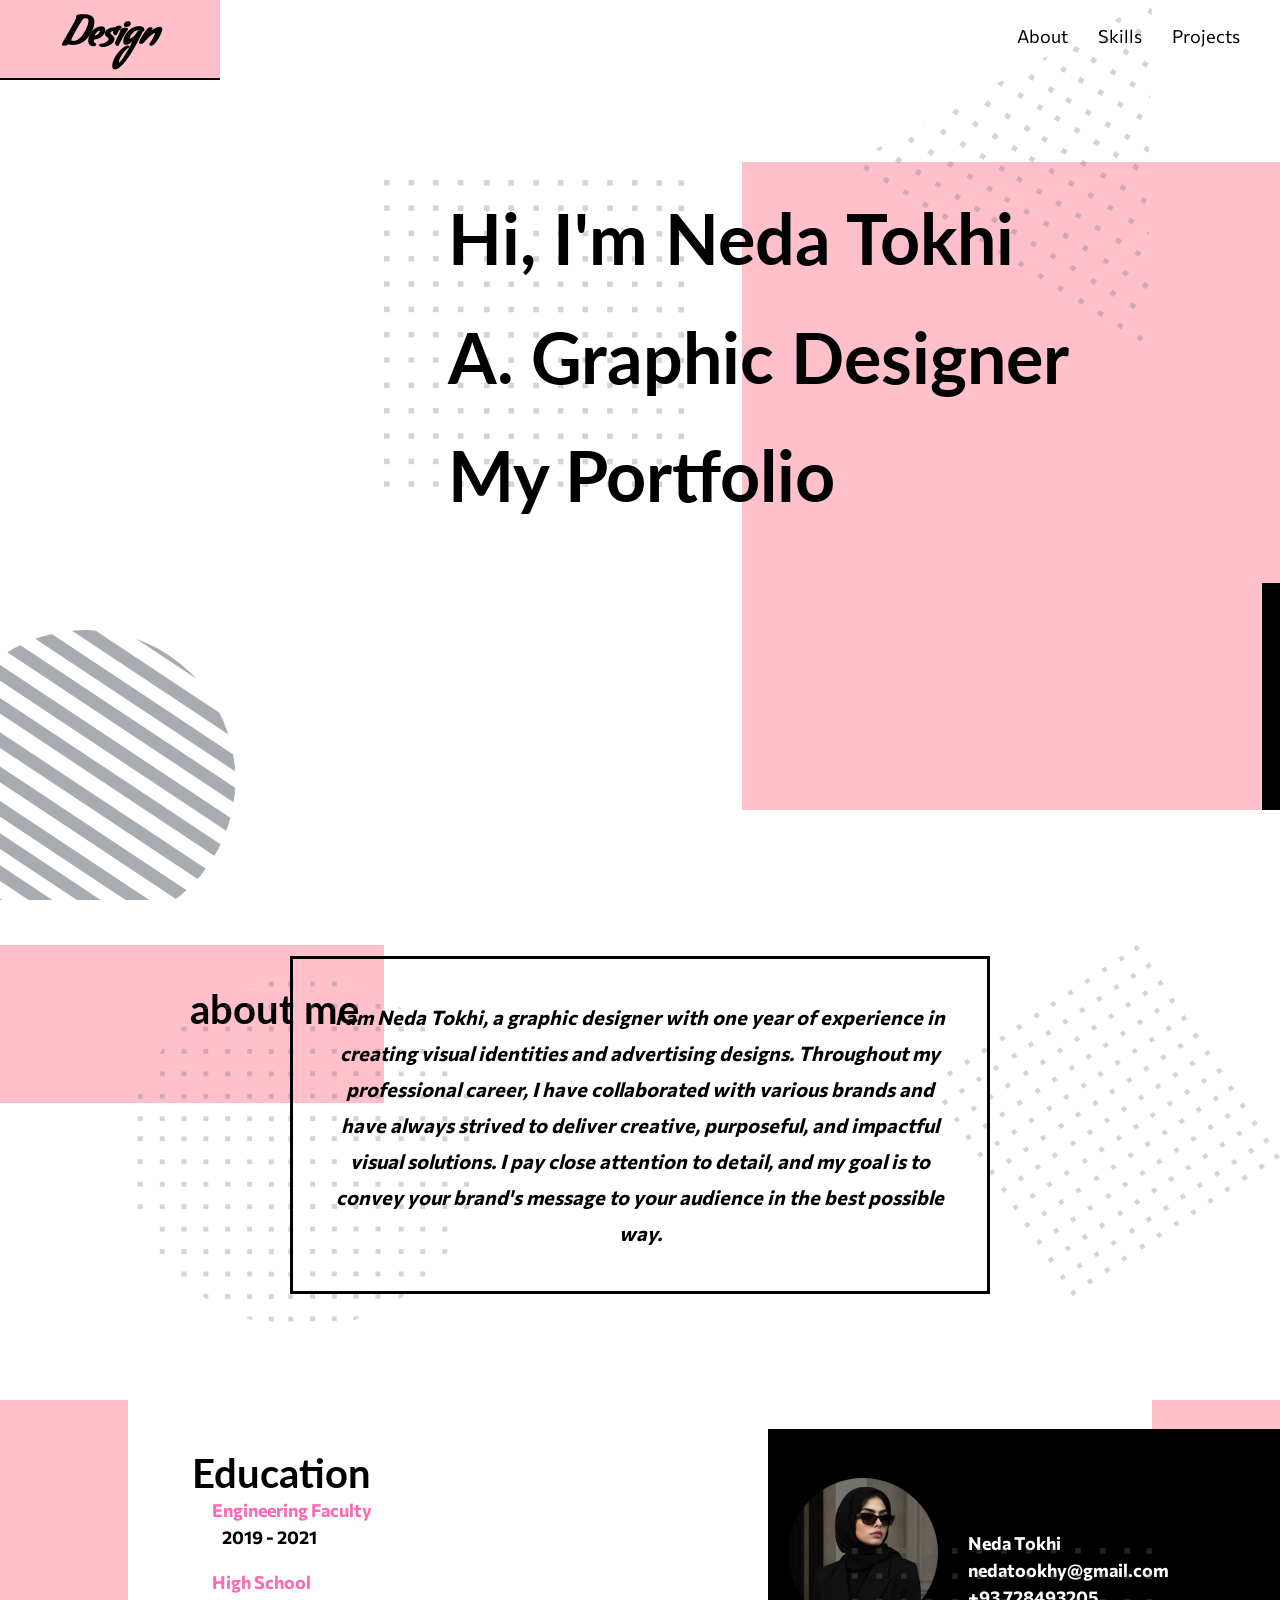
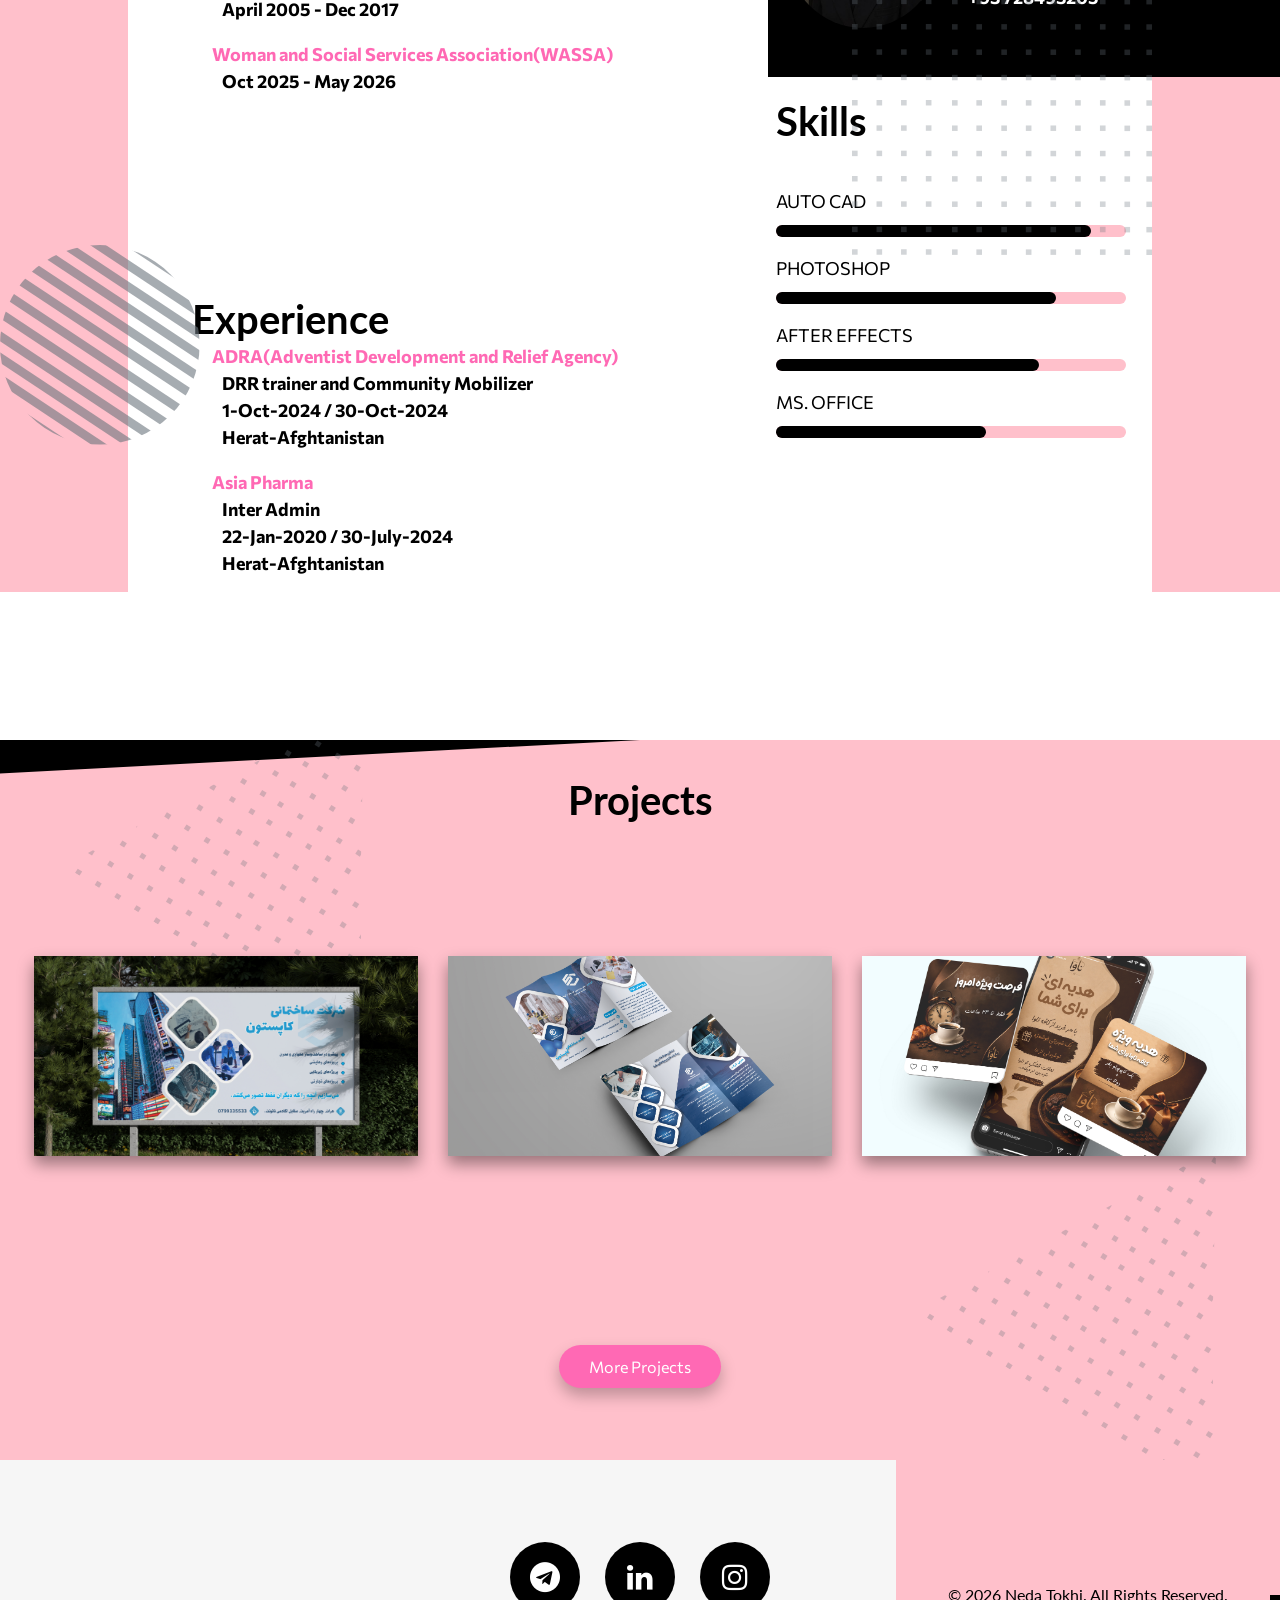
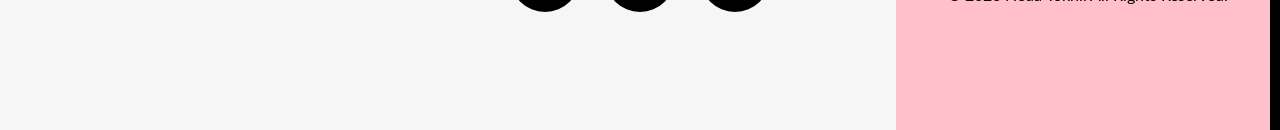
<file: index.html>
<!DOCTYPE html>
<html>
<head>
	<title>Web Design Portfolio</title>
	<link rel="stylesheet" type="text/css" href="styles.css">
	<link href="https://fonts.googleapis.com/css2?family=Commissioner:wght@300&family=Condiment&family=Lato:wght@900&display=swap" rel="stylesheet">
	<link rel="stylesheet" type="text/css" href="https://maxcdn.bootstrapcdn.com/font-awesome/4.7.0/css/font-awesome.min.css">
</head>
<body>
	<div class="loader">
		<div class="intro">
			<h3 class="intro-title">My Portfolio</h3>
		</div>
	</div>
    <section id="landingPage">
    	<div class="header">
    		<h3>Design</h3>
    		<div class="line"></div>
    	</div>
    	<div class="nav">
    		<ul>
    			<li class="li2"><a href="#about">About</a></li>
    			<li class="li2"><a href="#skills">Skills</a></li>
    			<li class="li2"><a href="#projects">Projects</a></li>
    		</ul>
    	</div>
    	<div class="sidebar">
    		<div class="strip"></div>
    	</div>
    	<div class="title">
	    	<h1>Hi, I'm Neda Tokhi</h1>
			<br>
	    	<h1>A. Graphic Designer</h1>
			<br>
	    	<h1>My Portfolio</h1>
	    </div>
	    	
	    <img class="svg2" src="square.svg" alt="">
	    <img class="svg4" src="dashed-circle.svg" alt="">
	    <img class="svg5" src="square-poly.svg" alt="">
    </section>
    <section id="about">
    	<div class="topbar">
    		<h3 class="about-title">about me</h3>
    	</div>
    	<div class="box">
    		<h4><i>I am Neda Tokhi, a graphic designer with one year of experience 
				in creating visual identities and advertising designs. Throughout my professional career,
				 I have collaborated with various brands and have always strived to deliver creative, purposeful,
				  and impactful visual solutions. I pay close attention to detail, 
				and my goal is to convey your brand's message to your audience in the best possible way.</i></h4>
    	</div>
    	<img class="svg1" src="circle.svg" alt="">
    	<img class="svg3" src="square-rl.svg" alt="">
    </section>
    <section id="skills">
    	<div class="sidebar3"></div>
    	<div class="sidebar4"></div>
    	<div class="strip3">
    		<img class="photo" src="photo.jpg">
    		<div class="bio">
				<br>
				<br>
	    		<h4 class="h4">Neda Tokhi</h4>
	    		<h4 class="h4 non">nedatookhy@gmail.com</h4>
	    		<h4 class="h4">+93 728493205</h4>
	    	</div>
    	</div>
    	<div class="education">
    		<h3 class="h3">Education</h3>
    		<h4 class="h4 imp">Engineering Faculty</h4>
    		<h4 class="h4 imp2">2019 - 2021</h4>
    		<br>
    		<h4 class="h4 imp">High School</h4>
    		<h4 class="h4 imp2">April 2005 - Dec 2017</h4>
			<br>
			<h4 class="h4 imp">Woman and Social Services Association(WASSA)</h4>
			<H4 class="h4 imp2">Oct 2025 - May 2026</H4>
    	</div>
    	<div class="experience">
    		<h3 class="h3">Experience</h3>
    		<h4 class="h4 imp">ADRA(Adventist Development and Relief Agency)</h4>
    		<h4 class="h4 imp2">DRR trainer and Community Mobilizer</h4>
    		<h4 class="h4 imp2">1-Oct-2024 / 30-Oct-2024</h4>
    		<h4 class="h4 imp2"><b>Herat-Afghtanistan</b></h4>
			<br>
			<h4 class="h4 imp">Asia Pharma</h4>
			<h4 class="h4 imp2">Inter Admin</h4>
			<h4 class="h4 imp2">22-Jan-2020 / 30-July-2024</h4>
    		<h4 class="h4 imp2"><b>Herat-Afghtanistan</b></h4>
    	</div>
    	<div class="skills-set">
    		<h3 class="h2">Skills</h3>
    		<ul class="ul">
	            <li class="html li">AUTO CAD</li>
	            <li class="css li">Photoshop</li>
	            <li class="js li">After Effects</li>
	            <li class="ng li">Ms. Office</li>
            </ul>
    	</div>
    	<img class="svg11" src="square.svg" alt="">
	    <img class="svg10" src="dashed-circle.svg" alt="">
    </section>
    <section id="projects">
    	<div class="cover"></div>
    	<h3 class="project-title">Projects</h3>
    	<div class="projects-container">
			<div class="project">
				<a href="#"><img class="pro-img" src="01.jpg"></a>
				
			</div>
			<div class="project">
				<a href="#"><img class="pro-img" src="05.jpg"></a>
				
			</div>
			<div class="project">
				<a href="#"><img class="pro-img" src="1118.jpg"></a>
				
			</div>
    	</div>
    	<a href="project.html" class="nav-btn pos2">More Projects</a>
		
    	<img class="svg8" src="square-poly.svg" alt="">
    	<img class="svg9" src="square-poly.svg" alt="">



    </section>
  
	
	
    <section id="footer">
    	
	    <div class="footer-social-icons">
	        <ul>
	        <li><a href="https://t.me/NeDa_33"><i class="fa fa-telegram" aria-hidden="true"></i></a></li>
	        <li><a href="https://www.linkedin.com/in/nedamehraban-tookhy-952b81400?utm_source=share_via&utm_content=profile&utm_medium=member_ios"><i class="fa fa-linkedin" aria-hidden="true"></i></a></li>
	        <li><a href="https://www.instagram.com/kadr.design.studio?igsh=MWRuanZpMm93eTg5NQ=="><i class="fa fa-instagram" aria-hidden="true"></i></a></li>
	        </ul>
			<br>
			<br>
	    </div>

    	<div class="sidebar2">
    		<p>© 2026 Neda Tokhi. All Rights Reserved.</p>
    		<div class="strip2"></div>
    	</div>
    </section>
</body>
</html>
</file>
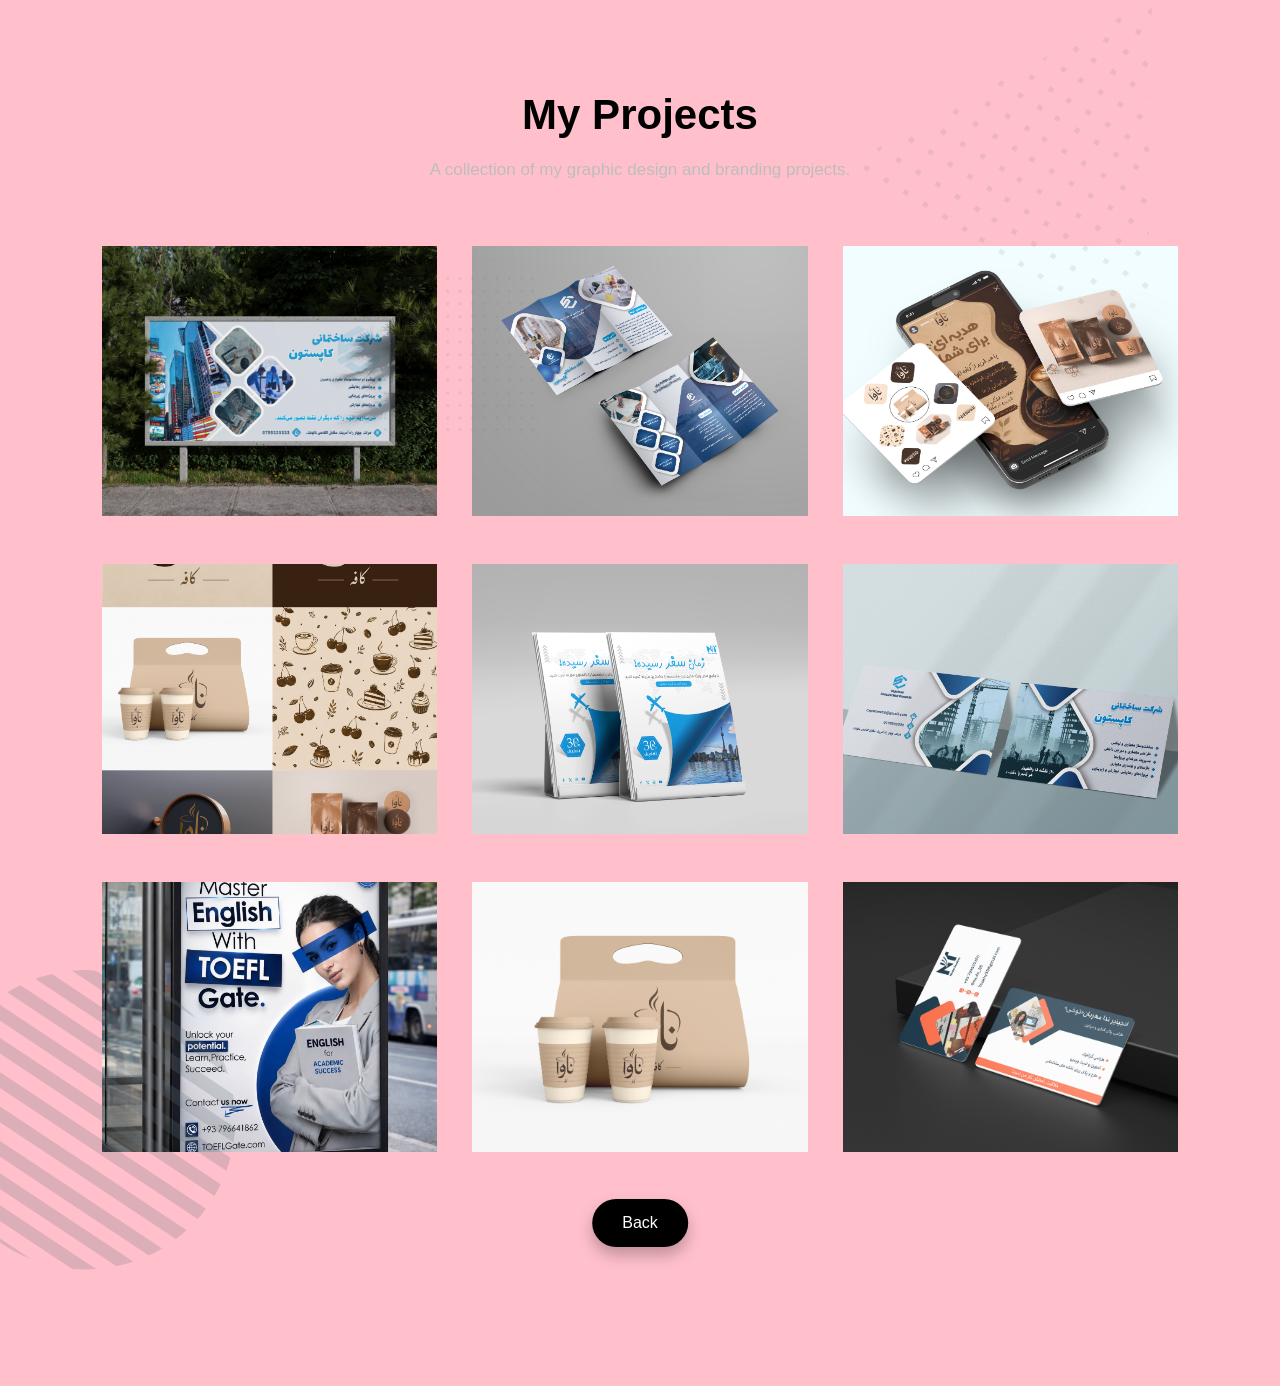
<file: project.html>
<!DOCTYPE html>
<html lang="en">
<head>
    <meta charset="UTF-8">
    <meta name="viewport" content="width=device-width, initial-scale=1.0">
    <title>Document</title>
    <!-- Bootstrap CSS -->
  <link href="https://cdn.jsdelivr.net/npm/bootstrap@5.3.2/dist/css/bootstrap.min.css" rel="stylesheet">

  <!-- Google Font -->
  <link href="https://fonts.googleapis.com/css2?family=Cinzel:wght@500;700&display=swap" rel="stylesheet">

  <link rel="stylesheet" href="styles.css">
</head>
<style>
	.projects{

width:100%;
padding:90px 8%;
background: pink;
}

.section-title{

text-align:center;
margin-bottom:60px;
}

.section-title h2{

color:#000000;
font-size:42px;
font-weight:700;
}

.section-title p{

color:#bdbdbd;
font-size:17px;
margin-top:15px;
}

.project-grid{

display:grid;
grid-template-columns:repeat(3,1fr);
gap:35px;
}

.project-card{


overflow:hidden;
transition:.4s;
}

.project-card:hover{

transform:translateY(-10px);
}

.project-card img{

width:100%;
height:270px;
object-fit:cover;
display:block;
}

.project-info{

padding:20px;
}

.project-info h3{

color:#fff;
margin-bottom:10px;
}

.project-info p{

color:#bdbdbd;
line-height:1.7;
}

/* Tablet */

@media(max-width:992px){

.project-grid{

grid-template-columns:repeat(2,1fr);

}

}

/* Mobile */

@media(max-width:768px){

.project-grid{

grid-template-columns:1fr;

}

.projects{

padding:60px 20px;

}

.section-title h2{

font-size:32px;

}

.project-card img{

height:240px;

}

}

.svg2{
	position:absolute;
	top:20%;
	left:30%;
	width:300px;
	height:auto;
	z-index:1;
	animation:svgTwo 4s ease-in-out infinite alternate;
  }
  .svg2,
	.svg4,
	.svg5{
	  width:150px;
	}

	 .svg1,
	.svg2,
	.svg3,
	.svg4,
	.svg5,
	.svg6,
	.svg7,
	.svg8,
	.svg9{
	  opacity:.4;
	}

	 .svg1,
  .svg2,
  .svg3,
  .svg4,
  .svg5,
  .svg6,
  .svg7,
  .svg8,
  .svg9,
  .svg10,
  .svg11{
	will-change:transform;
  } 

  /* .loader,
	.svg1,
	.svg2,
	.svg3,
	.svg4,
	.svg5,
	.svg6,
	.svg7,
	.svg8,
	.svg9,
	.svg10,
	.svg11{
	  display:none;
	} */

	.svg1,
  .svg2,
  .svg3,
  .svg4,
  .svg5,
  .svg6,
  .svg7,
  .svg8,
  .svg9,
  .svg10,
  .svg11{
	pointer-events:none;
  }  

  .svg4{
	position:absolute;
	top:70%;
	left:-5%;
	width:300px;
	height:auto;
	z-index:1;
	animation:svgFour 8s ease-in-out infinite alternate;
  }

  .svg5{
	position:absolute;
	top:0;
	right:10%;
	width:300px;
	height:auto;
	z-index:1;
	animation:svgFive 6s ease-in-out infinite alternate;
  }
</style>

<body >
	
	<div class="loader">
		<div class="intro">
			<h3 class="intro-title">My Projects</h3>
		</div>
	</div>
      
	<section class="projects">

		<div class="section-title">
			<h2>My Projects</h2>
			<p>A collection of my graphic design and branding projects.</p>
		</div>
	
		<div class="project-grid">
	
			<div class="project-card">
				<img src="01.jpg" alt="">
				
			</div>
	
			<div class="project-card">
				<img src="05.jpg" alt="">
				
			</div>
	
			<div class="project-card">
				<img src="1119.jpg" alt="">
				
			</div>
			
		</div>
	<br>
	<br>

		<div class="project-grid">
	
			<div class="project-card">
				<img src="e-01.jpg" alt="">
				
			</div>
	
			<div class="project-card">
				<img src="air plan mock up.jpg" alt="">
				
			</div>
	
			<div class="project-card">
				<img src="Business Card.jpg" alt="">
				
			</div>
			 
		</div>

		<br>
		<br>
		<div class="project-grid">
	
			<div class="project-card">
				<img src="gg.jpg" alt="">
				
			</div>
	
			<div class="project-card">
				<img src="M003T125_Coffee_Cup_Holder_05.jpg" alt="">
				
			</div>
	
			<div class="project-card">
				<img src="PSD_05.jpg" alt="">
				
			</div>
			
		</div>
		
	<br>
	<br>
	<br>
	<br>
	<br>
	<br>
		<a href="index.html" class="nav-btn1 pos2">Back</a>
		
		<img class="svg2" src="square.svg" alt="">
		<img class="svg4" src="dashed-circle.svg" alt="">
		<img class="svg5" src="square-poly.svg" alt="">
		
	</section>
       
	
    
        <!-- Bootstrap JS -->
  <script src="https://cdn.jsdelivr.net/npm/bootstrap@5.3.2/dist/js/bootstrap.bundle.min.js"></script>

</body>
</html>
</file>
<file: styles.css>
body{
	margin: 0;
	padding: 0;
	box-sizing: border-box;
	overflow-x: hidden;
	background: #fff;
  }
  
  *,
  *::before,
  *::after{
	box-sizing: inherit;
  }
  
  html{
	scroll-behavior: smooth;
  }
  
  h1{
	font-size: clamp(42px, 6vw, 70px);
	font-family: "Lato", sans-serif;
	line-height: 1.15;
	margin: 0;
  }
  
  h2{
	font-size: clamp(20px, 3vw, 28px);
	font-family: "Commissioner", sans-serif;
	margin: 0;
  }
  
  h3{
	font-size: clamp(28px, 5vw, 40px);
	font-family: "Condiment", cursive;
	line-height: 1.2;
	margin: 0;
  }
  
  h4{
	font-size: clamp(16px, 2vw, 20px);
	font-family: "Commissioner", sans-serif;
	line-height: 1.8;
	margin: 0;
  }
  
  p{
	font-family: "Lato", sans-serif;
	line-height: 1.8;
	margin: 0;
  }
  
  img{
	max-width: 100%;
	display: block;
  }
  
  a{
	color: #000;
	text-decoration: none;
	transition: .3s;
  }
  
  ul{
	margin: 0;
	padding: 0;
	list-style: none;
  }
  
  .about-title{
	font-family: "Lato", sans-serif;
	float: right;
	padding: 40px 25px;
  }
  
  .project-title{
	font-family: "Lato", sans-serif;
	position: absolute;
	top: 5%;
	left: 50%;
	transform: translateX(-50%);
  }
  
  .contact-title{
	font-family: "Lato", sans-serif;
  }
  
  .contact-tagline{
	font-family: "Lato", sans-serif;
	color: hotpink;
  }
 /* ===========================
	 PRELOADER
  =========================== */
  
  .loader{
	position: fixed;
	inset: 0;
	width: 100%;
	height: 100vh;
	background: pink;
	display: flex;
	justify-content: center;
	align-items: center;
	z-index: 9999;
	overflow: hidden;
	animation: loader 2s ease 2s forwards;
  }
  
  .loader .intro{
	text-align: center;
  }
  
  .loader .intro h3{
	font-size: clamp(50px, 8vw, 120px);
	color: #000;
	line-height: 1.2;
  }
  
  @keyframes loader{
	0%{
	  opacity:1;
	  visibility:visible;
	}
  
	90%{
	  opacity:0;
	}
  
	100%{
	  opacity:0;
	  visibility:hidden;
	  z-index:-999;
	}
  }
  
  /* ===========================
	 LANDING PAGE
  =========================== */
  
  #landingPage{
	width:100%;
	min-height:100vh;
	position:relative;
	overflow:hidden;
	display:flex;
	justify-content:center;
	align-items:center;
  }
  
  .header{
	position:absolute;
	top:0;
	left:0;
	width:220px;
	height:80px;
	background:pink;
	display:flex;
	justify-content:center;
	align-items:center;
  }
  
  .line{
	position:absolute;
	bottom:0;
	left:0;
	width:100%;
	height:2px;
	background:#000;
  }
  
  .nav{
	position:absolute;
	top:25px;
	right:40px;
  }
  
  .nav ul{
	display:flex;
	gap:30px;
  }
  
  .nav li{
	display:block;
  }
  
  .nav li a{
	font-family:"Commissioner",sans-serif;
	font-size:18px;
	color:#000;
	transition:.3s;
  }
  
  .nav li a:hover{
	color:hotpink;
  }
  
  .nav-btn{
	display:inline-block;
	padding:12px 30px;
	background:hotpink;
	color:#fff;
	border-radius:30px;
	font-family:"Commissioner",sans-serif;
	box-shadow:0 8px 15px rgba(0,0,0,.25);
	transition:.3s;
  }
  
  .nav-btn1:hover{
	background:rgb(0, 0, 0);
	color:#fff;
  }

  .nav-btn1{
	display:inline-block;
	padding:12px 30px;
	background:rgb(0, 0, 0);
	color:#fff;
	border-radius:30px;
	font-family:"Commissioner",sans-serif;
	box-shadow:0 8px 15px rgba(0,0,0,.25);
	transition:.3s;
  }
  
  .nav-btn1:hover{
	background:rgb(0, 0, 0);
	color:#fff;
  }
  
  .title{
	position:absolute;
	top:22%;
	left:12%;
	max-width:650px;
	z-index:2;
  }
  
  .title h1{
	margin-bottom:20px;
  }
  
  .sidebar{
	position:absolute;
	right:0;
	top:18%;
	width:42%;
	height:72%;
	background:pink;
  }
  
  .strip{
	position:absolute;
	right:0;
	bottom:0;
	width:18px;
	height:35%;
	background:#000;
  }
  /* ===========================
	 LANDING SHAPES
  =========================== */
  
  .svg2{
	position:absolute;
	top:20%;
	left:30%;
	width:300px;
	height:auto;
	z-index:1;
	animation:svgTwo 4s ease-in-out infinite alternate;
  }
  
  @keyframes svgTwo{
	from{
	  transform:translateY(0);
	}
	to{
	  transform:translateY(40px);
	}
  }
  
  
  .svg4{
	position:absolute;
	top:70%;
	left:-5%;
	width:300px;
	height:auto;
	z-index:1;
	animation:svgFour 8s ease-in-out infinite alternate;
  }
  
  @keyframes svgFour{
	from{
	  transform:translateY(0);
	}
	to{
	  transform:translateY(-170px);
	}
  }
  
  
  .svg5{
	position:absolute;
	top:0;
	right:10%;
	width:300px;
	height:auto;
	z-index:1;
	animation:svgFive 6s ease-in-out infinite alternate;
  }
  
  @keyframes svgFive{
	from{
	  transform:rotate(0deg);
	}
	to{
	  transform:translateY(-100px) rotate(90deg);
	}
  }
  
  
  /* ===========================
	 ABOUT SECTION
  =========================== */
  
  #about{
	width:100%;
	min-height:50vh;
	position:relative;
	display:flex;
	justify-content:center;
	align-items:center;
	overflow:hidden;
  }
  
  .topbar{
	position:absolute;
	top:10%;
	left:0;
	width:30%;
	height:35%;
	background:pink;
  }
  
  .box{
	width:55%;
	min-height:300px;
	border:3px solid #000;
	padding:40px;
	display:flex;
	align-items:center;
	justify-content:center;
	z-index:2;
  }
  
  .box h4{
	text-align:center;
  }
  
  
  .svg1{
	position:absolute;
	left:10%;
	bottom:5%;
	width:350px;
	animation:svgOne 8s ease-in-out infinite alternate;
  }
  
  @keyframes svgOne{
	from{
	  transform:translateY(0);
	}
	to{
	  transform:translateY(-200px);
	}
  }
  
  
  .svg3{
	position:absolute;
	right:0;
	top:10%;
	width:350px;
	animation:svgThree 5s ease-in-out infinite alternate;
  }
  
  @keyframes svgThree{
	from{
	  transform:translateY(0);
	}
	to{
	  transform:translateY(200px);
	}
  }
  
  @media (max-width: 768px) {

    .about{
        width: 100%;
        padding: 40px 20px;
    }

    .about-box{
        width: 90%;
        max-height: 100%;
        margin: 0 auto;
        padding: 20px;
    }

    .about-box p{
        font-size: 26px;
        line-height: 1.8;
        text-align: center;
    }

}
  /* ===========================
	 SKILLS SECTION
  =========================== */
  
  #skills{
	width:100%;
	min-height:110vh;
	position:relative;
	overflow:hidden;
  }
  
  
  .sidebar3{
	position:absolute;
	right:0;
	top:5%;
	width:10%;
	height:80%;
	background:pink;
  }
  
  
  .sidebar4{
	position:absolute;
	left:0;
	top:5%;
	width:10%;
	height:80%;
	background:pink;
  }
  
  
  .strip3{
	position:absolute;
	top:8%;
	right:0;
	width:40%;
	height:25%;
	background:#000;
	display:flex;
	align-items:center;
	padding:20px;
  }
  
  
  .photo{
	width:150px;
	height:150px;
	object-fit:cover;
	border-radius:50%;
  }
  
  
  .bio{
	color:white;
	margin-left:30px;
  }
  
  
  .education{
	width:40%;
	position:absolute;
	top:10%;
	left:15%;
  }
  
  
  .experience{
	width:40%;
	position:absolute;
	top:55%;
	left:15%;
  }
  
  
  .h3{
	font-family:"Lato",sans-serif;
	line-height:1.2;
  }
  
  
  .h4{
	font-size:18px;
	padding:0;
	line-height:1.5;
  }
  
  
  .imp{
	color:hotpink;
	padding-left:20px;
  }
  
  
  .imp2{
	padding-left:30px;
  }
   /* ===========================
	 SKILLS LIST
  =========================== */
  
  .skills-set{
	width:350px;
	position:absolute;
	top:35%;
	right:12%;
  }
  
  
  .h2{
	font-family:"Lato",sans-serif;
	font-size:40px;
	margin-bottom:40px;
  }
  
  
  .ul{
	padding:0;
  }
  
  
  .li{
	position:relative;
	display:block;
	margin:45px 0;
	font-family:"Commissioner",sans-serif;
	font-size:18px;
	text-transform:uppercase;
  }
  
  
  .li:before{
	content:"";
	position:absolute;
	left:0;
	top:35px;
	width:100%;
	height:12px;
	background:pink;
	border-radius:20px;
  }
  
  
  .li:after{
	content:"";
	position:absolute;
	left:0;
	top:35px;
	height:12px;
	background:#000;
	border-radius:20px;
  }
  
  
  .li.html:after{
	width:90%;
  }
  
  
  .li.css:after{
	width:80%;
  }
  
  
  .li.js:after{
	width:75%;
  }
  
  
  .li.ng:after{
	width:60%;
  }
  
  
  
  .svg10{
	position:absolute;
	left:0;
	top:50%;
	width:200px;
	animation:svgTen 7s infinite alternate;
  }
  
  
  @keyframes svgTen{
	from{
	  transform:rotate(0);
	}
  
	to{
	  transform:translateY(-200px) rotate(360deg);
	}
  }
  
  
  .svg11{
	position:absolute;
	right:10%;
	top:20%;
	width:300px;
	animation:svgElven 5s infinite alternate;
  }
  
  
  @keyframes svgElven{
	from{
	  transform:translateY(0);
	}
  
	to{
	  transform:translateY(300px);
	}
  }
  
  
  /* ===========================
	 PROJECTS
  =========================== */
  
  #projects{
	width:100%;
	min-height:80vh;
	background:#000;
	position:relative;
	text-align:center;
	overflow:hidden;
	height: 80vh;
  }
  
  
  .cover{
	width:100%;
	height:1350px;
	background:pink;
	transform:skewY(-3deg);
  }
  
  
  .projects-container{
	position:absolute;
	top:30%;
	left:0;
	width:100%;
	display:flex;
	justify-content:center;
	gap:30px;
	z-index:2;
  }
  
  
  .project{
	width:30%;
  }
  
  
  .pro-img{
	width:100%;
	max-width:400px;
	height:200px;
	object-fit:cover;
	box-shadow:0 8px 15px rgba(0,0,0,.4);
  }
  
  
  .pos2{
	position:absolute;
	bottom:10%;
	left:50%;
	transform:translateX(-50%);
  }
  
  
  
  .svg8{
	position:absolute;
	top:-5%;
	left:5%;
	width:300px;
	animation:svgEight 10s infinite alternate;
  }
  
  
  @keyframes svgEight{
	from{
	  transform:rotate(0);
	}
  
	to{
	  transform:translateX(700px) rotate(360deg);
	}
  }
  
  
  .svg9{
	position:absolute;
	bottom:-5%;
	right:5%;
	width:300px;
	animation:svgNine 10s infinite alternate;
  }
  
  
  @keyframes svgNine{
	from{
	  transform:rotate(0);
	}
  
	to{
	  transform:translateX(-700px) rotate(-360deg);
	}
  }
  /* ===========================
	 CONTACT SECTION
  =========================== */
  
  #contacts{
	width:100%;
	min-height:60vh;
	position:relative;
	display:flex;
	justify-content:center;
	align-items:center;
	overflow:hidden;
  }
  
  
  .contact-me{
	width:50%;
	text-align:center;
  }
  
  
  .contact-me p{
	font-size:18px;
  }
  
  
  .svg6{
	position:absolute;
	left:5%;
	top:35%;
	width:300px;
	animation:svgSix 10s infinite alternate;
  }
  
  
  @keyframes svgSix{
	from{
	  transform:translate(0) rotate(0deg);
	}
  
	to{
	  transform:translate(150px,-100px) rotate(360deg);
	}
  }
  
  
  .svg7{
	position:absolute;
	right:3%;
	top:0;
	width:300px;
	animation:svgSeven 8s infinite alternate;
  }
  
  
  @keyframes svgSeven{
	from{
	  transform:translate(0) rotate(0deg);
	}
  
	to{
	  transform:translate(-250px,100px) rotate(-360deg);
	}
  }
  
  
  
  /* ===========================
	 FOOTER
  =========================== */
  
  
  #footer{
	width:100%;
	min-height:30vh;
	background:#f6f6f6;
	position:relative;
	display:flex;
	justify-content:center;
	align-items:center;
  }
  
  
  .footer-social-icons ul{
	display:flex;
	gap:25px;
  }
  
  
  .footer-social-icons ul li a{
	width:70px;
	height:70px;
	display:flex;
	justify-content:center;
	align-items:center;
	background:#000;
	color:#fff;
	border-radius:50%;
	font-size:30px;
	transition:.3s;
  }
  
  
  .footer-social-icons ul li a:hover{
	background:hotpink;
	transform:translateY(-10px);
  }
  
  
  .sidebar2{
	width:30%;
	height:100%;
	position:absolute;
	right:0;
	top:0;
	background:pink;
	display:flex;
	justify-content:center;
	align-items:center;
  }
  
  
  .sidebar2 p{
	padding:0;
	text-align:center;
	font-size:16px;
  }
  
  
  .strip2{
	position:absolute;
	right:0;
	bottom:0;
	width:10px;
	height:50%;
	background:#000;
  }
  
  
  
  /* ===========================
	 RESPONSIVE MOBILE
  =========================== */
  
  
  @media(max-width:1020px){
  
	#landingPage{
	  min-height:900px;
	}
  
  
	.header{
	  width:150px;
	  height:60px;
	}
  
  
	.nav{
	  display:none;
	}
  
  
	.title{
	  position:relative;
	  top:auto;
	  left:auto;
	  padding:150px 25px 0;
	  text-align:center;
	  max-width:100%;
	}
  
  
	.title h1{
	  font-size:40px;
	  margin-bottom:20px;
	}
  
  
	.sidebar{
	  width:80%;
	  height:40%;
	  top:auto;
	  bottom:0;
	}
  
  
	.svg2,
	.svg4,
	.svg5{
	  width:150px;
	}
  
  
  
	/* ABOUT */
  
	#about{
	  padding:50px 20px;
	}
  
  
	.topbar{
	  width:70%;
	  height:150px;
	}
  
  
	.box{
	  width:90%;
	  min-height:auto;
	  padding:25px;
	}
  
  
	.box h4{
	  font-size:22px;
	}
  
  
  
	/* SKILLS */
  
	#skills{
	  min-height:1600px;
	}
  
  
	.strip3{
	  position:relative;
	  width:100%;
	  height:auto;
	  top:0;
	  padding:20px;
	}
  
  
	.photo{
	  width:100px;
	  height:100px;
	}
  
  
	.bio{
	  margin-left:15px;
	}
  
  
	.education,
	.experience{
	  position:relative;
	  width:90%;
	  top:auto;
	  left:auto;
	  margin:50px auto;
	}
  
  
	.skills-set{
	  position:relative;
	  width:85%;
	  top:auto;
	  right:auto;
	  margin:50px auto;
	}
  
  
	.h2{
	  font-size:35px;
	}
  
  
	.li{
	  font-size:16px;
	}
  
  
  
	/* PROJECTS */
  
	#projects{
	  min-height:1200px;
	}
  
  
	.projects-container{
	  top:20%;
	  flex-direction:column;
	  align-items:center;
	}
  
  
	.project{
	  width:90%;
	  margin-bottom:30px;
	}
  
  
	.pro-img{
	  width:100%;
	  height:auto;
	}
  
  
	.project-title{
	  font-size:35px;
	}
  
  
	.pos2{
	  bottom:5%;
	}
  
  
  
	/* FOOTER */
  
  
	.footer-social-icons ul{
	  gap:10px;
	}
  
  
	.footer-social-icons ul li a{
	  width:55px;
	  height:55px;
	  font-size:22px;
	}
  
  
	.sidebar2{
	  width:100%;
	  height:60px;
	  top:auto;
	  bottom:0;
	}
  
  }
 /* ===========================
	 SMALL MOBILE DEVICES
  =========================== */
  
  @media(max-width:600px){
  
	body{
	  overflow-x:hidden;
	}
  
  
	h1{
	  font-size:34px;
	  line-height:1.3;
	}
  
  
	h3{
	  font-size:28px;
	}
  
  
	h4{
	  font-size:15px;
	  line-height:1.7;
	}
  
  
	/* HEADER */
  
	.header{
	  width:120px;
	  height:55px;
	}
  
  
	.header h3{
	  font-size:25px;
	}
  
  
	/* LANDING */
  
	#landingPage{
	  min-height:750px;
	}
  
  
	.title{
	  padding:120px 20px 0;
	}
  
  
	.title h1{
	  text-align:center;
	  font-size:32px;
	}
  
  
	.sidebar{
	  width:85%;
	  height:35%;
	}
  
  
	.strip{
	  width:12px;
	}
  
  
  
	/* ABOUT */
  
	#about{
	  min-height:700px;
	}
  
  
	.about-title{
	  padding:20px;
	  font-size:25px;
	}
  
  
	.topbar{
	  height:120px;
	}
  
  
	.box{
	  width:90%;
	  padding:20px;
	}
  
  
	.box h4{
	  font-size:14px;
	  line-height:1.8;
	}
  
  
  
	/* SKILLS */
  
	#skills{
	  min-height:1700px;
	}
  
  
	.sidebar3,
	.sidebar4{
	  display:none;
	}
  
  
	.strip3{
	  display:flex;
	  flex-direction:column;
	  align-items:center;
	  text-align:center;
	}
  
  
	.bio{
	  margin:15px 0 0;
	}
  
  
	.education,
	.experience{
	  margin-top:40px;
	}
  
  
	.imp,
	.imp2{
	  padding-left:0;
	}
  
  
	.svg10,
	.svg11{
	  display:none;
	}
  
  
  
	/* PROJECTS */
  
  
	#projects{
	  min-height:1000px;
	}
  
  
	.projects-container{
	  gap:20px;
	}
  
  
	.project{
	  width:85%;
	}
  
  
	.project-title{
	  top:5%;
	  font-size:30px;
	}
  
  
	.pos2{
	  font-size:16px;
	  padding:10px 25px;
	}
  
  
  
	/* FOOTER */
  
  
	#footer{
	  min-height:300px;
	  padding-bottom:70px;
	}
  
  
	.footer-social-icons ul{
	  flex-wrap:wrap;
	  justify-content:center;
	}
  
  
	.sidebar2{
	  height:70px;
	}
  
  
	.sidebar2 p{
	  font-size:12px;
	}
  
  }
  
  
  
  /* ===========================
	 TABLET
  =========================== */
  
  
  @media(min-width:601px) and (max-width:1020px){
  
	.title h1{
	  font-size:50px;
	}
  
  
	.box{
	  width:75%;
	}
  
  
	.education,
	.experience{
	  width:70%;
	}
  
  
	.skills-set{
	  width:60%;
	}
  
  
	.projects-container{
	  flex-wrap:wrap;
	}
  
  
	.project{
	  width:45%;
	}
  
  
	.pro-img{
	  height:250px;
	}
  
  }
   /* ===========================
	 FINAL FIXES
  =========================== */
  
  
  @media(max-width:1020px){
  
	.svg1,
	.svg2,
	.svg3,
	.svg4,
	.svg5,
	.svg6,
	.svg7,
	.svg8,
	.svg9{
	  opacity:.4;
	}
  
  
	.nav ul{
	  display:none;
	}
  
  
	.nav{
	  display:none;
	}
  
  
	.line{
	  display:none;
	}
  
  
	.loader .intro h3{
	  font-size:50px;
	}
  
  
  
	/* Prevent text overflow */
  
	.box,
	.education,
	.experience,
	.skills-set,
	.contact-me{
	  overflow-wrap:break-word;
	  word-break:normal;
	}
  
  
  
	/* Keep images inside screen */
  
	.pro-img{
	  max-width:100%;
	  height:auto;
	}
  
  
	.photo{
	  max-width:100%;
	  object-fit:cover;
	}
  
  
  }
  
  
  
  @media(max-width:400px){
  
  
	.title h1{
	  font-size:28px;
	}
  
  
	.header{
	  width:100px;
	}
  
  
	.header h3{
	  font-size:22px;
	}
  
  
	.box{
	  padding:15px;
	}
  
  
	.box h4{
	  font-size:13px;
	}
  
  
	.skills-set{
	  width:90%;
	}
  
  
	.h2{
	  font-size:28px;
	}
  
  
	.li{
	  font-size:14px;
	}
  
  
	.footer-social-icons ul li a{
	  width:45px;
	  height:45px;
	  font-size:18px;
	}
  
  }
  
  
  
  /* ===========================
	 DESKTOP FIX
  =========================== */
  
  
  @media(min-width:1021px){
  
  
	.title{
	  left:35%;
	}
  
  
	.box{
	  max-width:700px;
	}
  
  
	.projects-container{
	  align-items:center;
	}
  
  
  }
  
  
  
  /* ===========================
	 ANIMATION PERFORMANCE
  =========================== */
  
  
  .svg1,
  .svg2,
  .svg3,
  .svg4,
  .svg5,
  .svg6,
  .svg7,
  .svg8,
  .svg9,
  .svg10,
  .svg11{
	will-change:transform;
  }
  
  
  /* Remove old fixed spacing */
  
  .para{
	position:relative;
	top:auto;
	left:auto;
  }
  
  
  /* Button alignment */
  
  .nav-btn{
	white-space:nowrap;
  }
  
  
  /* Fix footer text */
  
  #footer p{
	padding-top:0;
  }
  
  
  
  /* Accessibility */
  
  button,
  a{
	-webkit-tap-highlight-color:transparent;
  }
  /* ===========================
	 EXTRA RESPONSIVE CLEAN UP
  =========================== */
  
  
  @media(max-width:1020px){
  
	#landingPage,
	
	#skills,
	#projects,
	#contacts,
	#footer{
	  width:100%;
	  overflow:hidden;
	}
  
  
	.title{
	  width:100%;
	  padding-left:20px;
	  padding-right:20px;
	}
  
  
	.title h1{
	  white-space:normal;
	}
  
  
	.sidebar{
	  z-index:-1;
	}
  
  
	.cover{
	  position:absolute;
	  top:0;
	  left:0;
	}
  
  
	.projects-container{
	  position:absolute;
	  z-index:3;
	}
  
  
	.project{
	  display:flex;
	  justify-content:center;
	}
  
  
	.footer-social-icons{
	  width:100%;
	}
  
  }
  
  
  /* ===========================
	 VERY SMALL PHONES
  =========================== */
  
  
  @media(max-width:360px){
  
  
	#landingPage{
	  min-height:700px;
	}
  
  
	.title{
	  padding-top:100px;
	}
  
  
	.title h1{
	  font-size:25px;
	}
  
  
	.sidebar{
	  height:30%;
	}
  
  
	.box{
	  width:95%;
	}
  
  
	.project-title{
	  font-size:26px;
	}
  
  
	.project{
	  width:95%;
	}
  
  
	.nav-btn{
	  padding:8px 20px;
	  font-size:14px;
	}
  
  }
  
  
  
  /* ===========================
	 HEIGHT FIX FOR MOBILE
  =========================== */
  
  
  @media(max-width:1020px) and (max-height:700px){
  
	#landingPage{
	  min-height:850px;
	}
  
  
	#skills{
	  min-height:1500px;
	}
  
  
	#projects{
	  min-height:900px;
	}
  
  }
  
  
  
  /* ===========================
	 PRINT SAFE
  =========================== */
  
  
  @media print{
  
	.loader,
	.svg1,
	.svg2,
	.svg3,
	.svg4,
	.svg5,
	.svg6,
	.svg7,
	.svg8,
	.svg9,
	.svg10,
	.svg11{
	  display:none;
	}
  
  
	body{
	  color:#000;
	  background:#fff;
	}
  
  }
    /* ===========================
	 FINAL MOBILE OVERFLOW FIX
  =========================== */
  
  *{
	max-width:100%;
  }
  
  
  section{
	position:relative;
  }
  
  
  @media(max-width:1020px){
  
	.header,
	.sidebar,
	.strip,
	.topbar,
	.box,
	.strip3,
	.sidebar2{
	  max-width:100%;
	}
  
  
	.education h4,
	.experience h4,
	.bio h4{
	  overflow-wrap:anywhere;
	}
  
  
	.footer-social-icons ul{
	  width:100%;
	  justify-content:center;
	}
  
  
	.footer-social-icons ul li{
	  padding:0;
	}
  
  }
  
  
  
  /* ===========================
	 TEXT ALIGN FIX
  =========================== */
  
  
  @media(max-width:600px){
  
	.education,
	.experience,
	.skills-set,
	.contact-me{
	  text-align:center;
	}
  
  
	.imp,
	.imp2{
	  padding-left:0;
	}
  
  
	.h3{
	  font-size:26px;
	}
  
  
	.h4{
	  font-size:14px;
	}
  
  }
  
  
  
  /* ===========================
	 IMAGE RESPONSIVE FIX
  =========================== */
  
  
  img{
	height:auto;
  }
  
  
  .svg1,
  .svg2,
  .svg3,
  .svg4,
  .svg5,
  .svg6,
  .svg7,
  .svg8,
  .svg9,
  .svg10,
  .svg11{
	pointer-events:none;
  }
  
  
  
  /* ===========================
	 SMOOTH SCROLL
  =========================== */
  
  html{
	scroll-behavior:smooth;
  }
  
  
  
  /* ===========================
	 END OF CSS
  =========================== */
</file>
